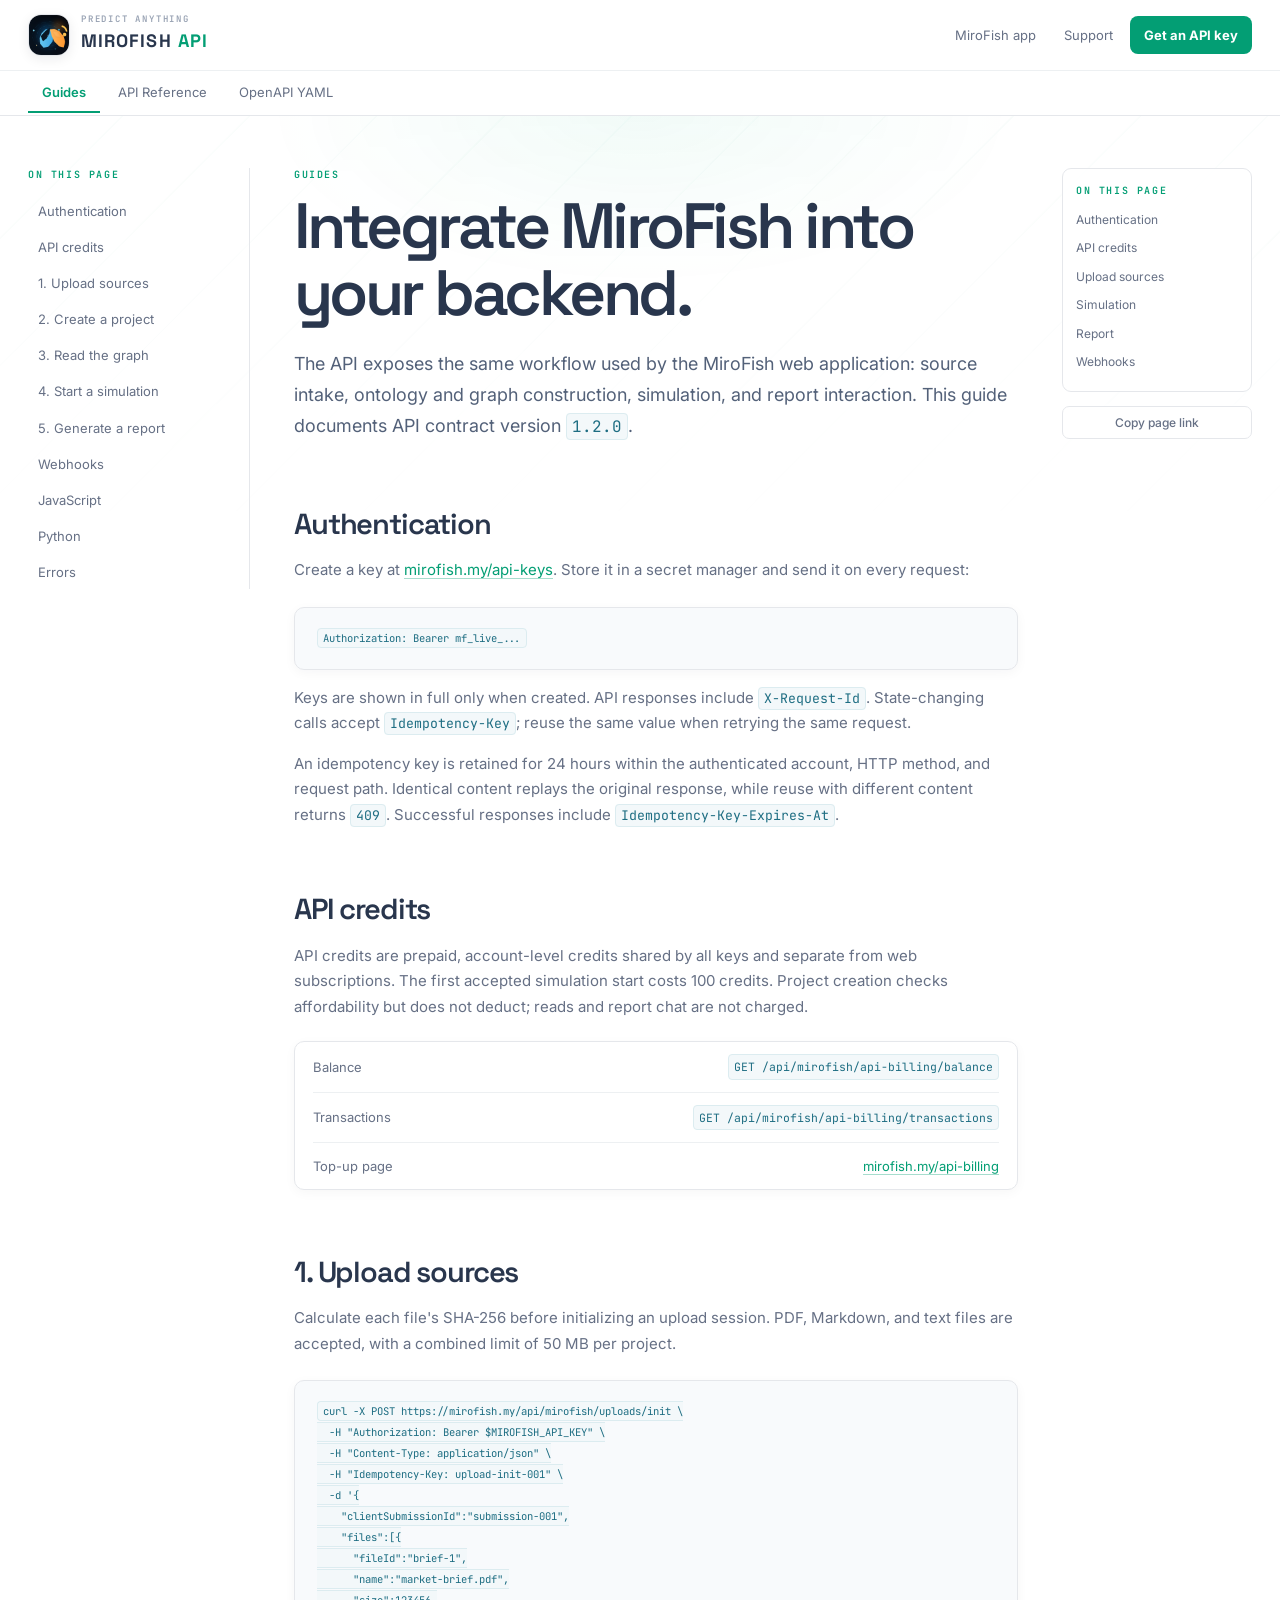
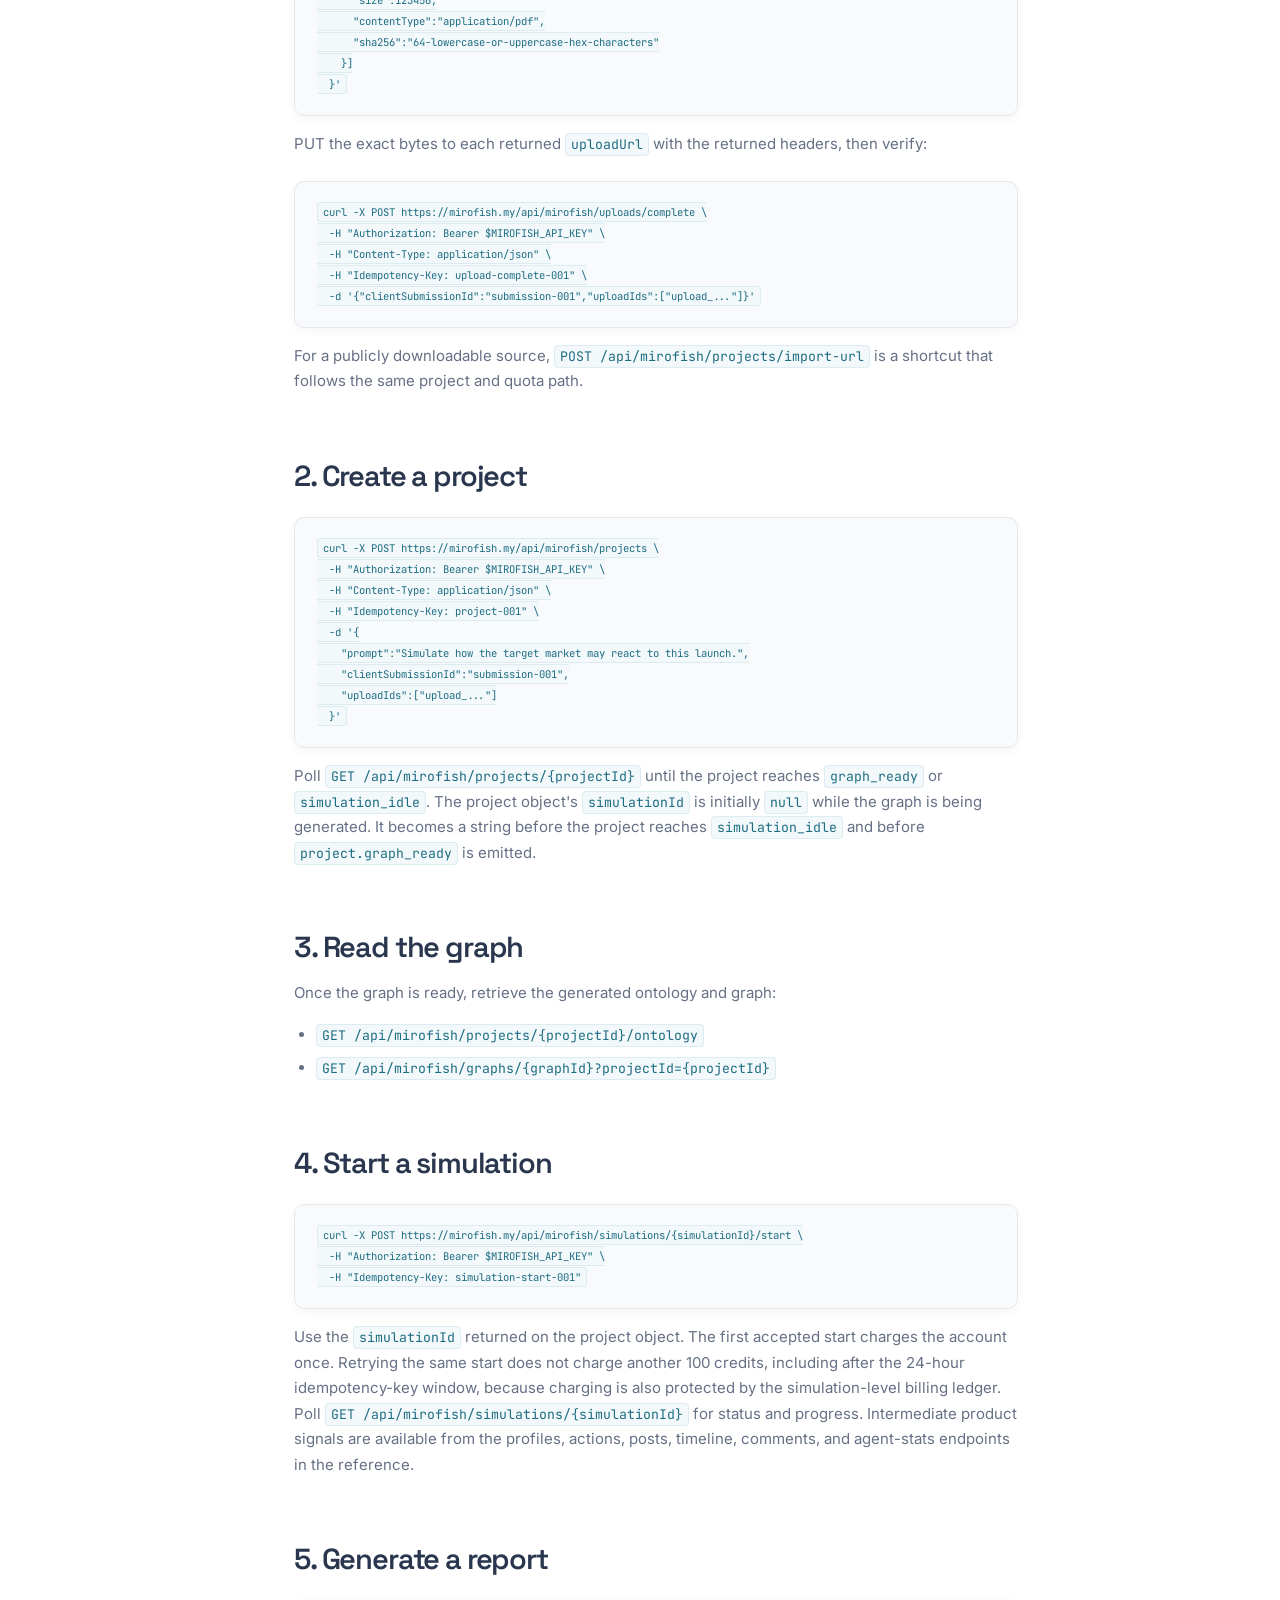
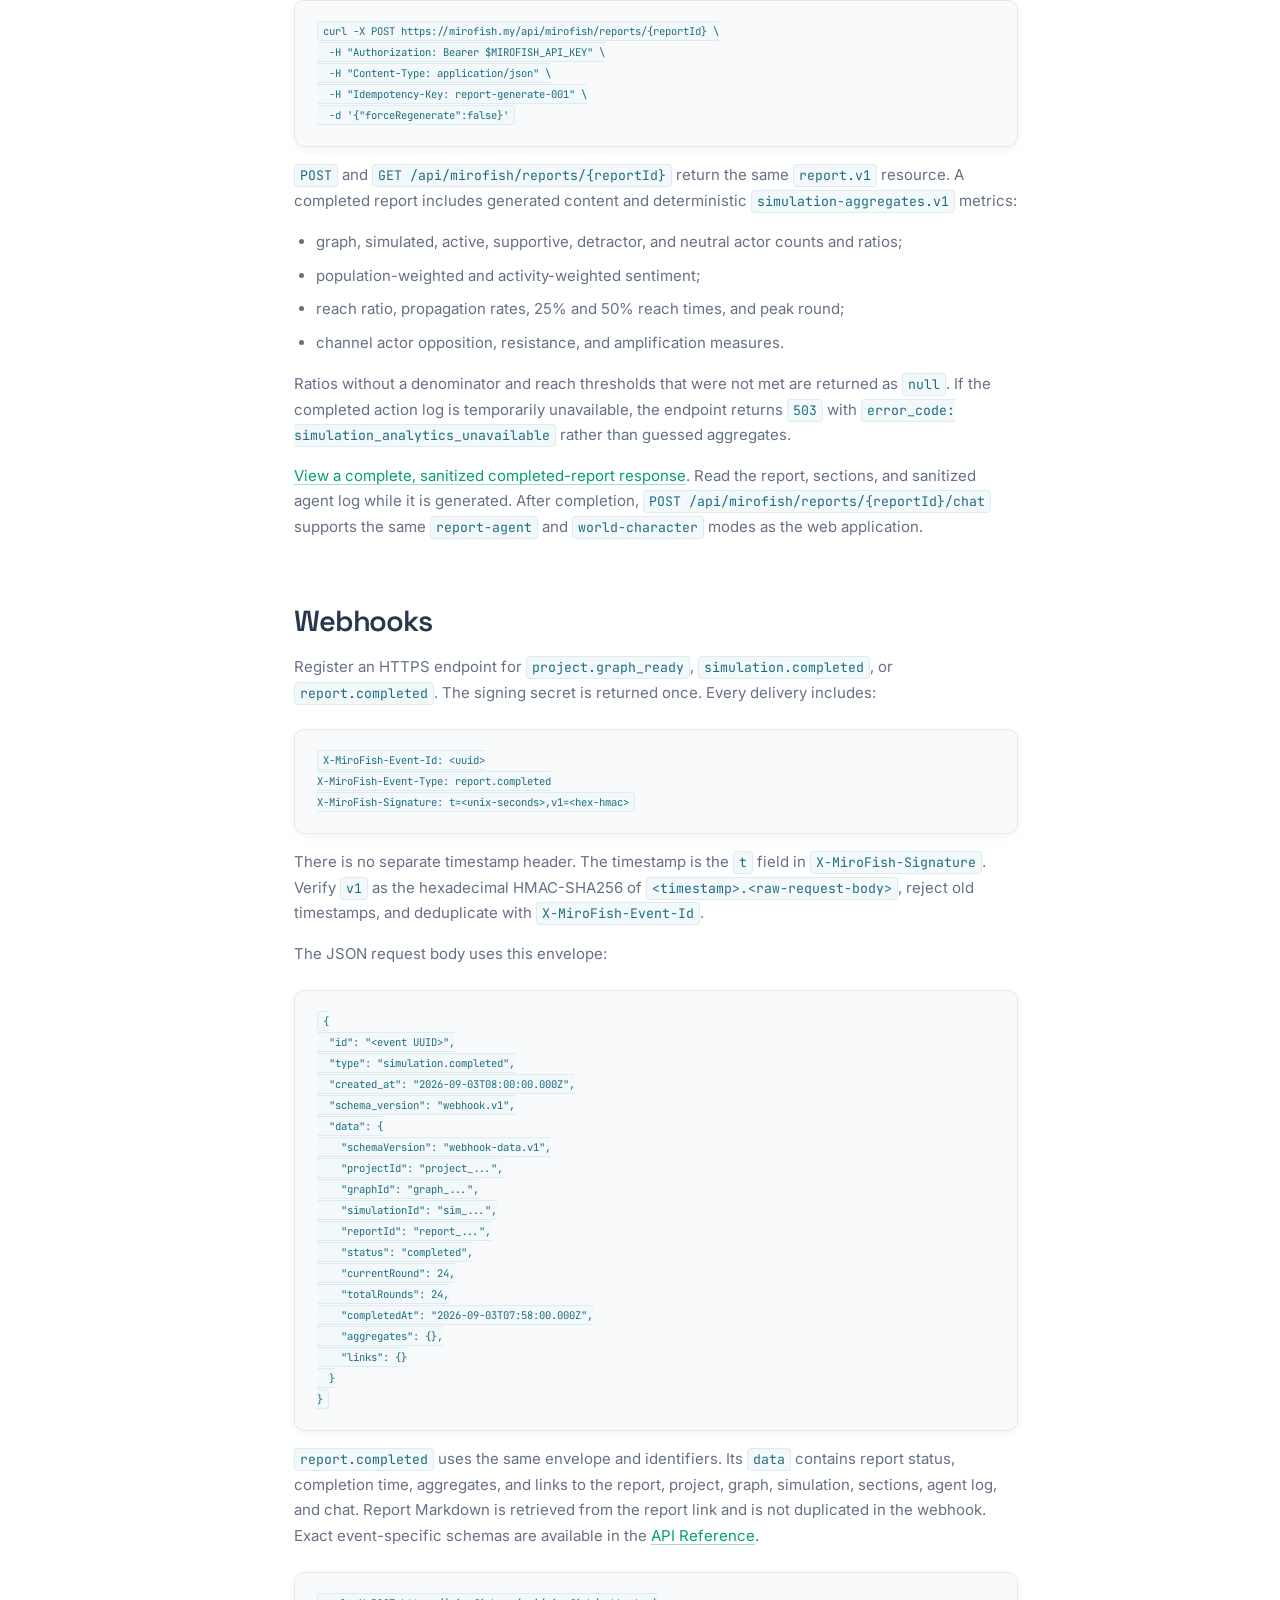
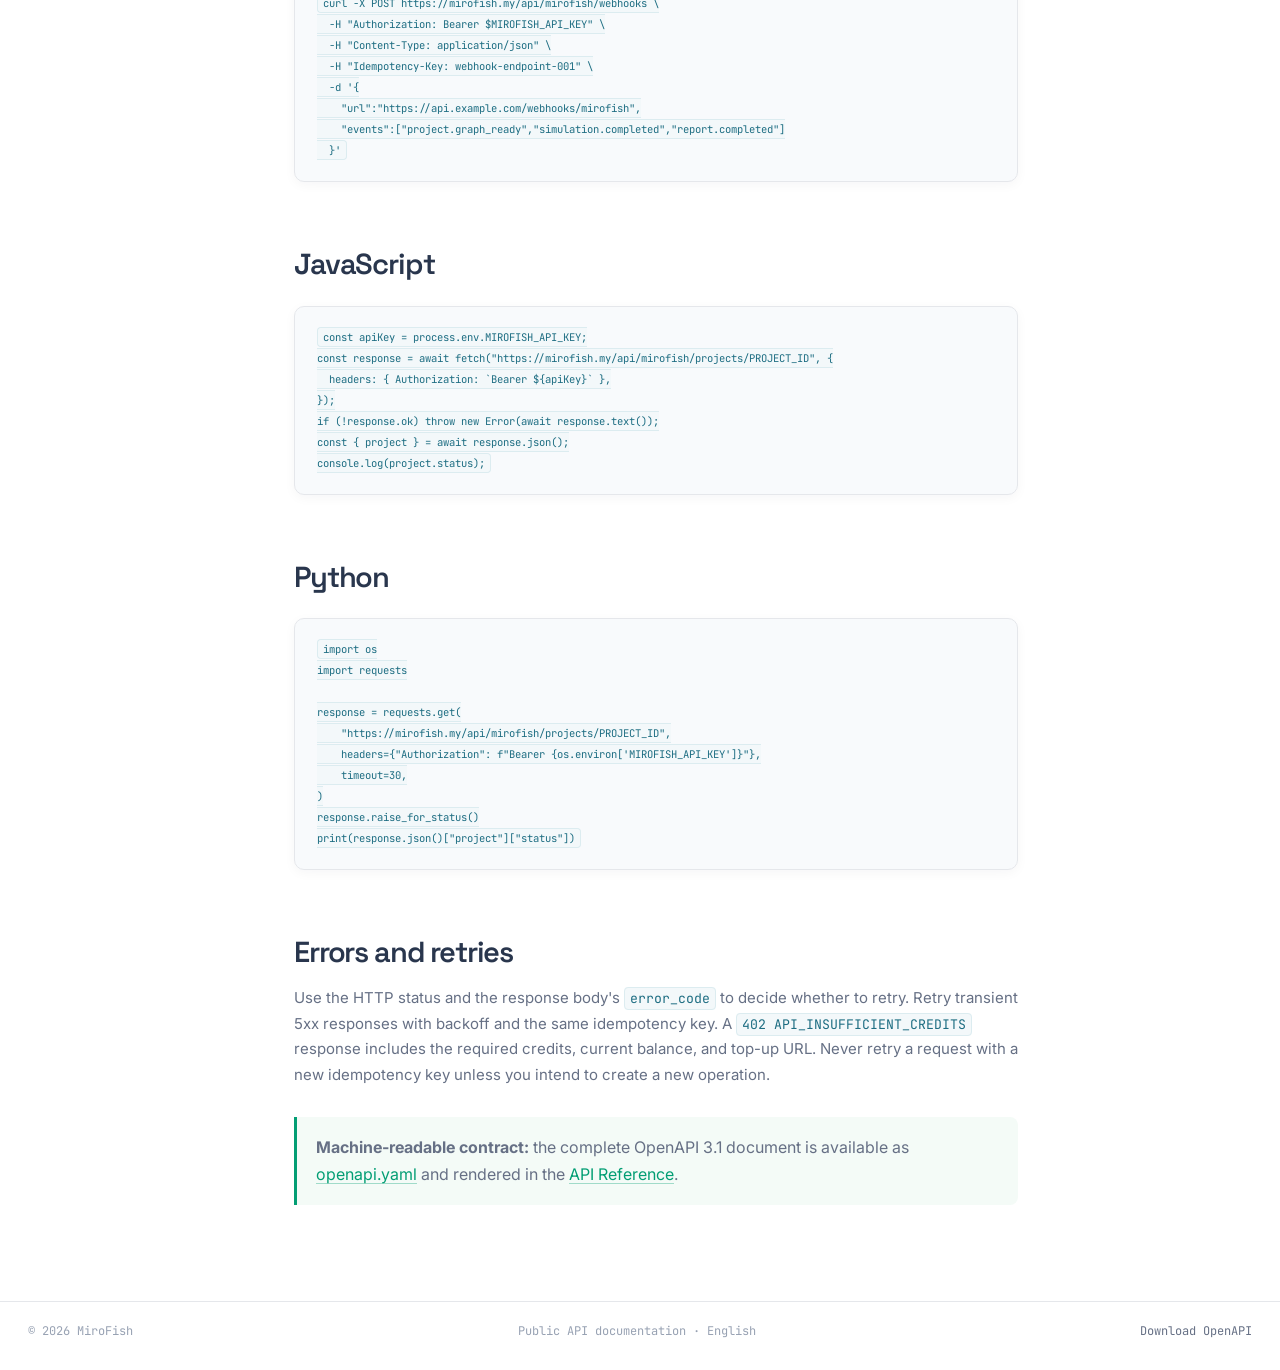
<file: index.html>
<!doctype html>
<html lang="en">
  <head>
    <meta charset="utf-8" /><meta name="viewport" content="width=device-width, initial-scale=1" />
    <meta name="description" content="MiroFish API quickstart and integration guide." />
    <link rel="canonical" href="https://gateszhangc.github.io/mirofish-api-docs/" />
    <link rel="stylesheet" href="styles.css" /><title>MiroFish API Guides</title>
  </head>
  <body>
    <header class="site-header">
      <div class="site-header-primary">
        <a class="brand" href="index.html" aria-label="MiroFish API documentation home"><span class="brand-mark"><img src="assets/orbital-swarm-mark.png" alt="MiroFish" width="44" height="44" /></span><span class="brand-copy"><span class="brand-eyebrow">Predict Anything</span><span class="brand-name">MIROFISH <em>API</em></span></span></a>
        <div class="header-actions"><a class="header-link" href="https://mirofish.my">MiroFish app</a><a class="header-link" href="mailto:support@mirofish.my">Support</a><a class="header-cta" href="https://mirofish.my/api-keys">Get an API key</a><button class="menu-toggle" type="button" aria-expanded="false" aria-controls="site-nav">Menu</button></div>
      </div>
      <nav id="site-nav" class="site-nav" aria-label="Primary navigation"><div class="site-nav-inner"><a class="active" href="index.html">Guides</a><a href="reference.html">API Reference</a><a href="openapi.yaml">OpenAPI YAML</a></div></nav>
    </header>
    <main class="shell docs-layout">
      <aside class="docs-toc" aria-label="On this page"><div class="toc-title">On this page</div><a href="#authentication">Authentication</a><a href="#credits">API credits</a><a href="#upload">1. Upload sources</a><a href="#project">2. Create a project</a><a href="#graph">3. Read the graph</a><a href="#simulation">4. Start a simulation</a><a href="#report">5. Generate a report</a><a href="#webhooks">Webhooks</a><a href="#javascript">JavaScript</a><a href="#python">Python</a><a href="#errors">Errors</a></aside>
      <article class="docs-content">
        <div class="section-kicker">Guides</div><h1>Integrate MiroFish into your backend.</h1>
        <p class="lede">The API exposes the same workflow used by the MiroFish web application: source intake, ontology and graph construction, simulation, and report interaction. This guide documents API contract version <code>1.2.0</code>.</p>

        <h2 id="authentication">Authentication</h2>
        <p>Create a key at <a href="https://mirofish.my/api-keys">mirofish.my/api-keys</a>. Store it in a secret manager and send it on every request:</p>
        <pre><code>Authorization: Bearer mf_live_...</code></pre>
        <p>Keys are shown in full only when created. API responses include <code>X-Request-Id</code>. State-changing calls accept <code>Idempotency-Key</code>; reuse the same value when retrying the same request.</p>
        <p>An idempotency key is retained for 24 hours within the authenticated account, HTTP method, and request path. Identical content replays the original response, while reuse with different content returns <code>409</code>. Successful responses include <code>Idempotency-Key-Expires-At</code>.</p>

        <h2 id="credits">API credits</h2>
        <p>API credits are prepaid, account-level credits shared by all keys and separate from web subscriptions. The first accepted simulation start costs 100 credits. Project creation checks affordability but does not deduct; reads and report chat are not charged.</p>
        <div class="info-table"><div><span>Balance</span><code>GET /api/mirofish/api-billing/balance</code></div><div><span>Transactions</span><code>GET /api/mirofish/api-billing/transactions</code></div><div><span>Top-up page</span><a href="https://mirofish.my/api-billing">mirofish.my/api-billing</a></div></div>

        <h2 id="upload">1. Upload sources</h2>
        <p>Calculate each file's SHA-256 before initializing an upload session. PDF, Markdown, and text files are accepted, with a combined limit of 50 MB per project.</p>
        <pre><code>curl -X POST https://mirofish.my/api/mirofish/uploads/init \
  -H "Authorization: Bearer $MIROFISH_API_KEY" \
  -H "Content-Type: application/json" \
  -H "Idempotency-Key: upload-init-001" \
  -d '{
    "clientSubmissionId":"submission-001",
    "files":[{
      "fileId":"brief-1",
      "name":"market-brief.pdf",
      "size":123456,
      "contentType":"application/pdf",
      "sha256":"64-lowercase-or-uppercase-hex-characters"
    }]
  }'</code></pre>
        <p>PUT the exact bytes to each returned <code>uploadUrl</code> with the returned headers, then verify:</p>
        <pre><code>curl -X POST https://mirofish.my/api/mirofish/uploads/complete \
  -H "Authorization: Bearer $MIROFISH_API_KEY" \
  -H "Content-Type: application/json" \
  -H "Idempotency-Key: upload-complete-001" \
  -d '{"clientSubmissionId":"submission-001","uploadIds":["upload_..."]}'</code></pre>
        <p>For a publicly downloadable source, <code>POST /api/mirofish/projects/import-url</code> is a shortcut that follows the same project and quota path.</p>

        <h2 id="project">2. Create a project</h2>
        <pre><code>curl -X POST https://mirofish.my/api/mirofish/projects \
  -H "Authorization: Bearer $MIROFISH_API_KEY" \
  -H "Content-Type: application/json" \
  -H "Idempotency-Key: project-001" \
  -d '{
    "prompt":"Simulate how the target market may react to this launch.",
    "clientSubmissionId":"submission-001",
    "uploadIds":["upload_..."]
  }'</code></pre>
        <p>Poll <code>GET /api/mirofish/projects/{projectId}</code> until the project reaches <code>graph_ready</code> or <code>simulation_idle</code>. The project object's <code>simulationId</code> is initially <code>null</code> while the graph is being generated. It becomes a string before the project reaches <code>simulation_idle</code> and before <code>project.graph_ready</code> is emitted.</p>

        <h2 id="graph">3. Read the graph</h2>
        <p>Once the graph is ready, retrieve the generated ontology and graph:</p>
        <ul><li><code>GET /api/mirofish/projects/{projectId}/ontology</code></li><li><code>GET /api/mirofish/graphs/{graphId}?projectId={projectId}</code></li></ul>

        <h2 id="simulation">4. Start a simulation</h2>
        <pre><code>curl -X POST https://mirofish.my/api/mirofish/simulations/{simulationId}/start \
  -H "Authorization: Bearer $MIROFISH_API_KEY" \
  -H "Idempotency-Key: simulation-start-001"</code></pre>
        <p>Use the <code>simulationId</code> returned on the project object. The first accepted start charges the account once. Retrying the same start does not charge another 100 credits, including after the 24-hour idempotency-key window, because charging is also protected by the simulation-level billing ledger. Poll <code>GET /api/mirofish/simulations/{simulationId}</code> for status and progress. Intermediate product signals are available from the profiles, actions, posts, timeline, comments, and agent-stats endpoints in the reference.</p>

        <h2 id="report">5. Generate a report</h2>
        <pre><code>curl -X POST https://mirofish.my/api/mirofish/reports/{reportId} \
  -H "Authorization: Bearer $MIROFISH_API_KEY" \
  -H "Content-Type: application/json" \
  -H "Idempotency-Key: report-generate-001" \
  -d '{"forceRegenerate":false}'</code></pre>
        <p><code>POST</code> and <code>GET /api/mirofish/reports/{reportId}</code> return the same <code>report.v1</code> resource. A completed report includes generated content and deterministic <code>simulation-aggregates.v1</code> metrics:</p>
        <ul>
          <li>graph, simulated, active, supportive, detractor, and neutral actor counts and ratios;</li>
          <li>population-weighted and activity-weighted sentiment;</li>
          <li>reach ratio, propagation rates, 25% and 50% reach times, and peak round;</li>
          <li>channel actor opposition, resistance, and amplification measures.</li>
        </ul>
        <p>Ratios without a denominator and reach thresholds that were not met are returned as <code>null</code>. If the completed action log is temporarily unavailable, the endpoint returns <code>503</code> with <code>error_code: simulation_analytics_unavailable</code> rather than guessed aggregates.</p>
        <p><a href="examples/mirofish-report-completed.json">View a complete, sanitized completed-report response</a>. Read the report, sections, and sanitized agent log while it is generated. After completion, <code>POST /api/mirofish/reports/{reportId}/chat</code> supports the same <code>report-agent</code> and <code>world-character</code> modes as the web application.</p>

        <h2 id="webhooks">Webhooks</h2>
        <p>Register an HTTPS endpoint for <code>project.graph_ready</code>, <code>simulation.completed</code>, or <code>report.completed</code>. The signing secret is returned once. Every delivery includes:</p>
        <pre><code>X-MiroFish-Event-Id: &lt;uuid&gt;
X-MiroFish-Event-Type: report.completed
X-MiroFish-Signature: t=&lt;unix-seconds&gt;,v1=&lt;hex-hmac&gt;</code></pre>
        <p>There is no separate timestamp header. The timestamp is the <code>t</code> field in <code>X-MiroFish-Signature</code>. Verify <code>v1</code> as the hexadecimal HMAC-SHA256 of <code>&lt;timestamp&gt;.&lt;raw-request-body&gt;</code>, reject old timestamps, and deduplicate with <code>X-MiroFish-Event-Id</code>.</p>
        <p>The JSON request body uses this envelope:</p>
        <pre><code>{
  "id": "&lt;event UUID&gt;",
  "type": "simulation.completed",
  "created_at": "2026-09-03T08:00:00.000Z",
  "schema_version": "webhook.v1",
  "data": {
    "schemaVersion": "webhook-data.v1",
    "projectId": "project_...",
    "graphId": "graph_...",
    "simulationId": "sim_...",
    "reportId": "report_...",
    "status": "completed",
    "currentRound": 24,
    "totalRounds": 24,
    "completedAt": "2026-09-03T07:58:00.000Z",
    "aggregates": {},
    "links": {}
  }
}</code></pre>
        <p><code>report.completed</code> uses the same envelope and identifiers. Its <code>data</code> contains report status, completion time, aggregates, and links to the report, project, graph, simulation, sections, agent log, and chat. Report Markdown is retrieved from the report link and is not duplicated in the webhook. Exact event-specific schemas are available in the <a href="reference.html">API Reference</a>.</p>
        <pre><code>curl -X POST https://mirofish.my/api/mirofish/webhooks \
  -H "Authorization: Bearer $MIROFISH_API_KEY" \
  -H "Content-Type: application/json" \
  -H "Idempotency-Key: webhook-endpoint-001" \
  -d '{
    "url":"https://api.example.com/webhooks/mirofish",
    "events":["project.graph_ready","simulation.completed","report.completed"]
  }'</code></pre>

        <h2 id="javascript">JavaScript</h2>
        <pre><code>const apiKey = process.env.MIROFISH_API_KEY;
const response = await fetch("https://mirofish.my/api/mirofish/projects/PROJECT_ID", {
  headers: { Authorization: `Bearer ${apiKey}` },
});
if (!response.ok) throw new Error(await response.text());
const { project } = await response.json();
console.log(project.status);</code></pre>

        <h2 id="python">Python</h2>
        <pre><code>import os
import requests

response = requests.get(
    "https://mirofish.my/api/mirofish/projects/PROJECT_ID",
    headers={"Authorization": f"Bearer {os.environ['MIROFISH_API_KEY']}"},
    timeout=30,
)
response.raise_for_status()
print(response.json()["project"]["status"])</code></pre>

        <h2 id="errors">Errors and retries</h2>
        <p>Use the HTTP status and the response body's <code>error_code</code> to decide whether to retry. Retry transient 5xx responses with backoff and the same idempotency key. A <code>402 API_INSUFFICIENT_CREDITS</code> response includes the required credits, current balance, and top-up URL. Never retry a request with a new idempotency key unless you intend to create a new operation.</p>
        <div class="docs-callout"><strong>Machine-readable contract:</strong> the complete OpenAPI 3.1 document is available as <a href="openapi.yaml">openapi.yaml</a> and rendered in the <a href="reference.html">API Reference</a>.</div>
      </article>
      <aside class="docs-tools" aria-label="Page tools">
        <div class="tools-card"><div class="toc-title">On this page</div><a href="#authentication">Authentication</a><a href="#credits">API credits</a><a href="#upload">Upload sources</a><a href="#simulation">Simulation</a><a href="#report">Report</a><a href="#webhooks">Webhooks</a></div>
        <button class="copy-page" id="copy-page" type="button">Copy page link</button>
      </aside>
    </main>
    <footer class="site-footer shell"><span>© <span data-year>2026</span> MiroFish</span><span>Public API documentation · English</span><a href="openapi.yaml">Download OpenAPI</a></footer>
    <script src="script.js"></script>
  </body>
</html>
</file>
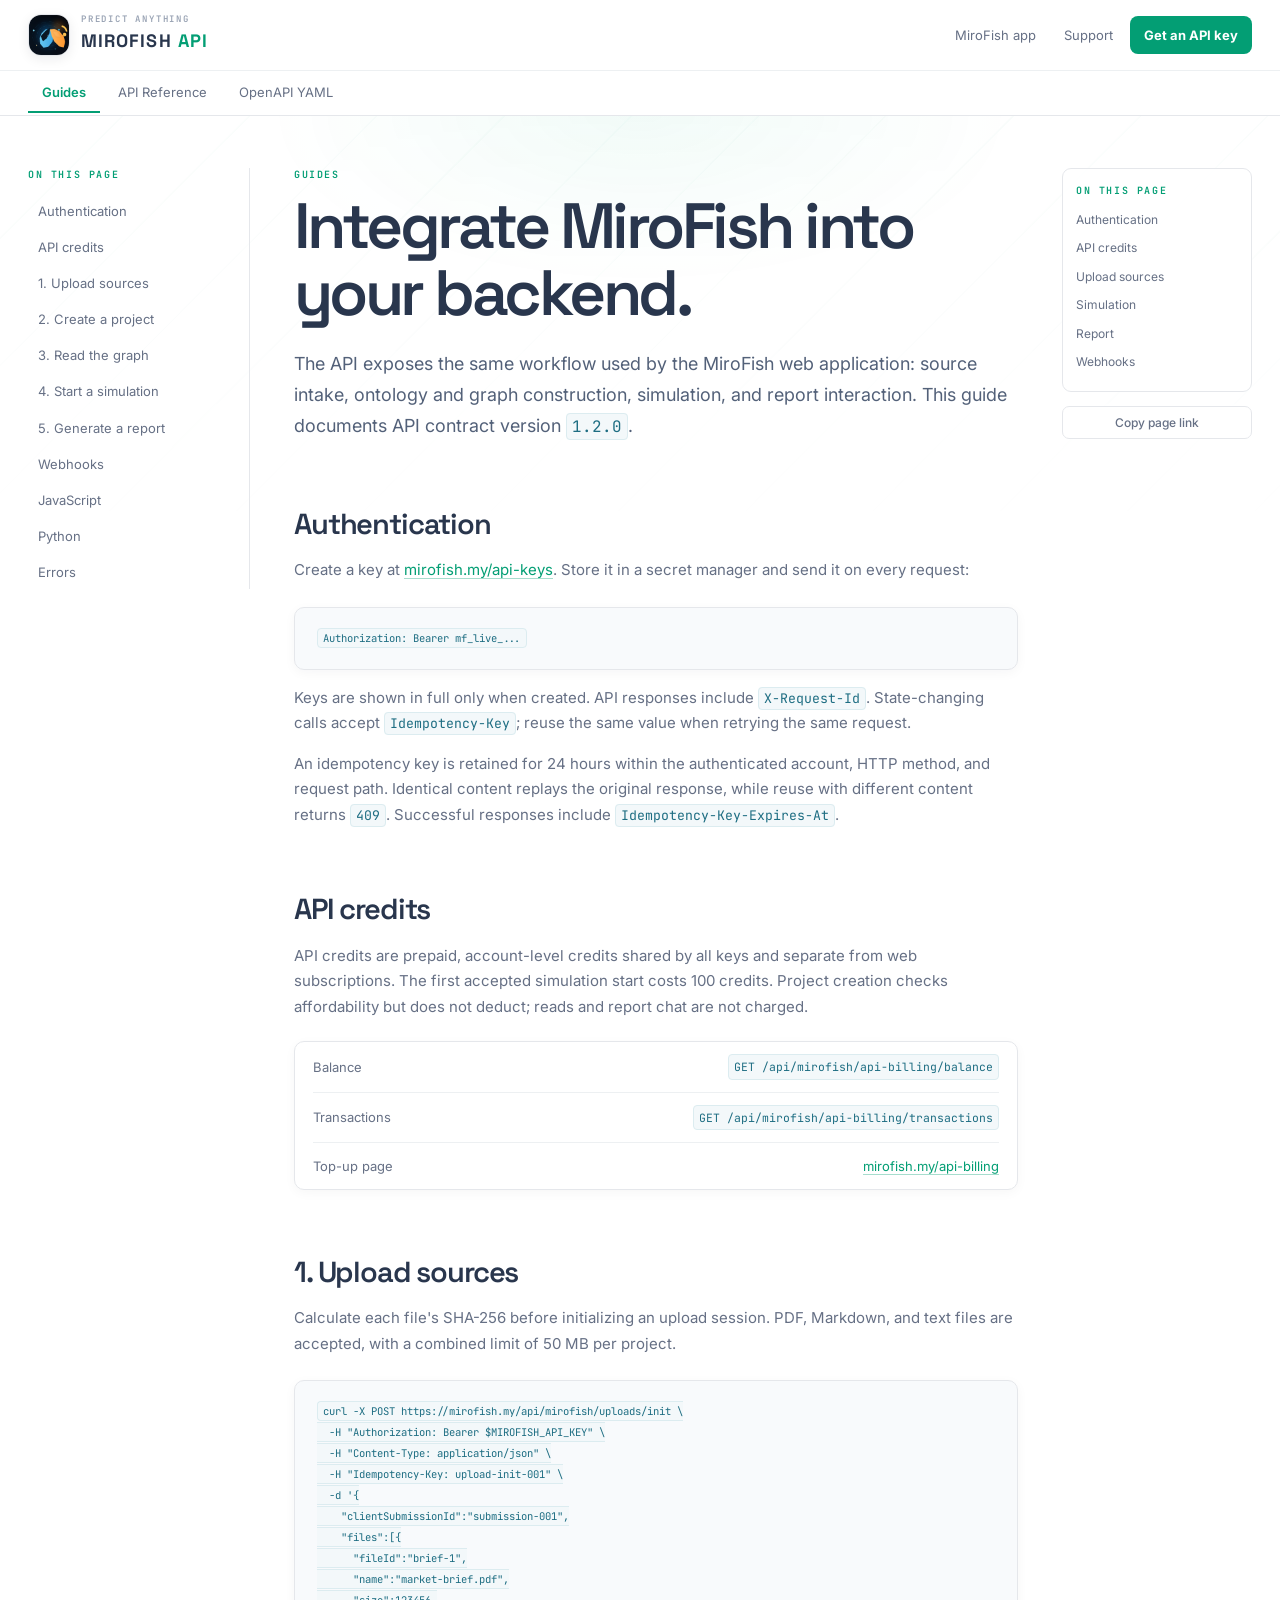
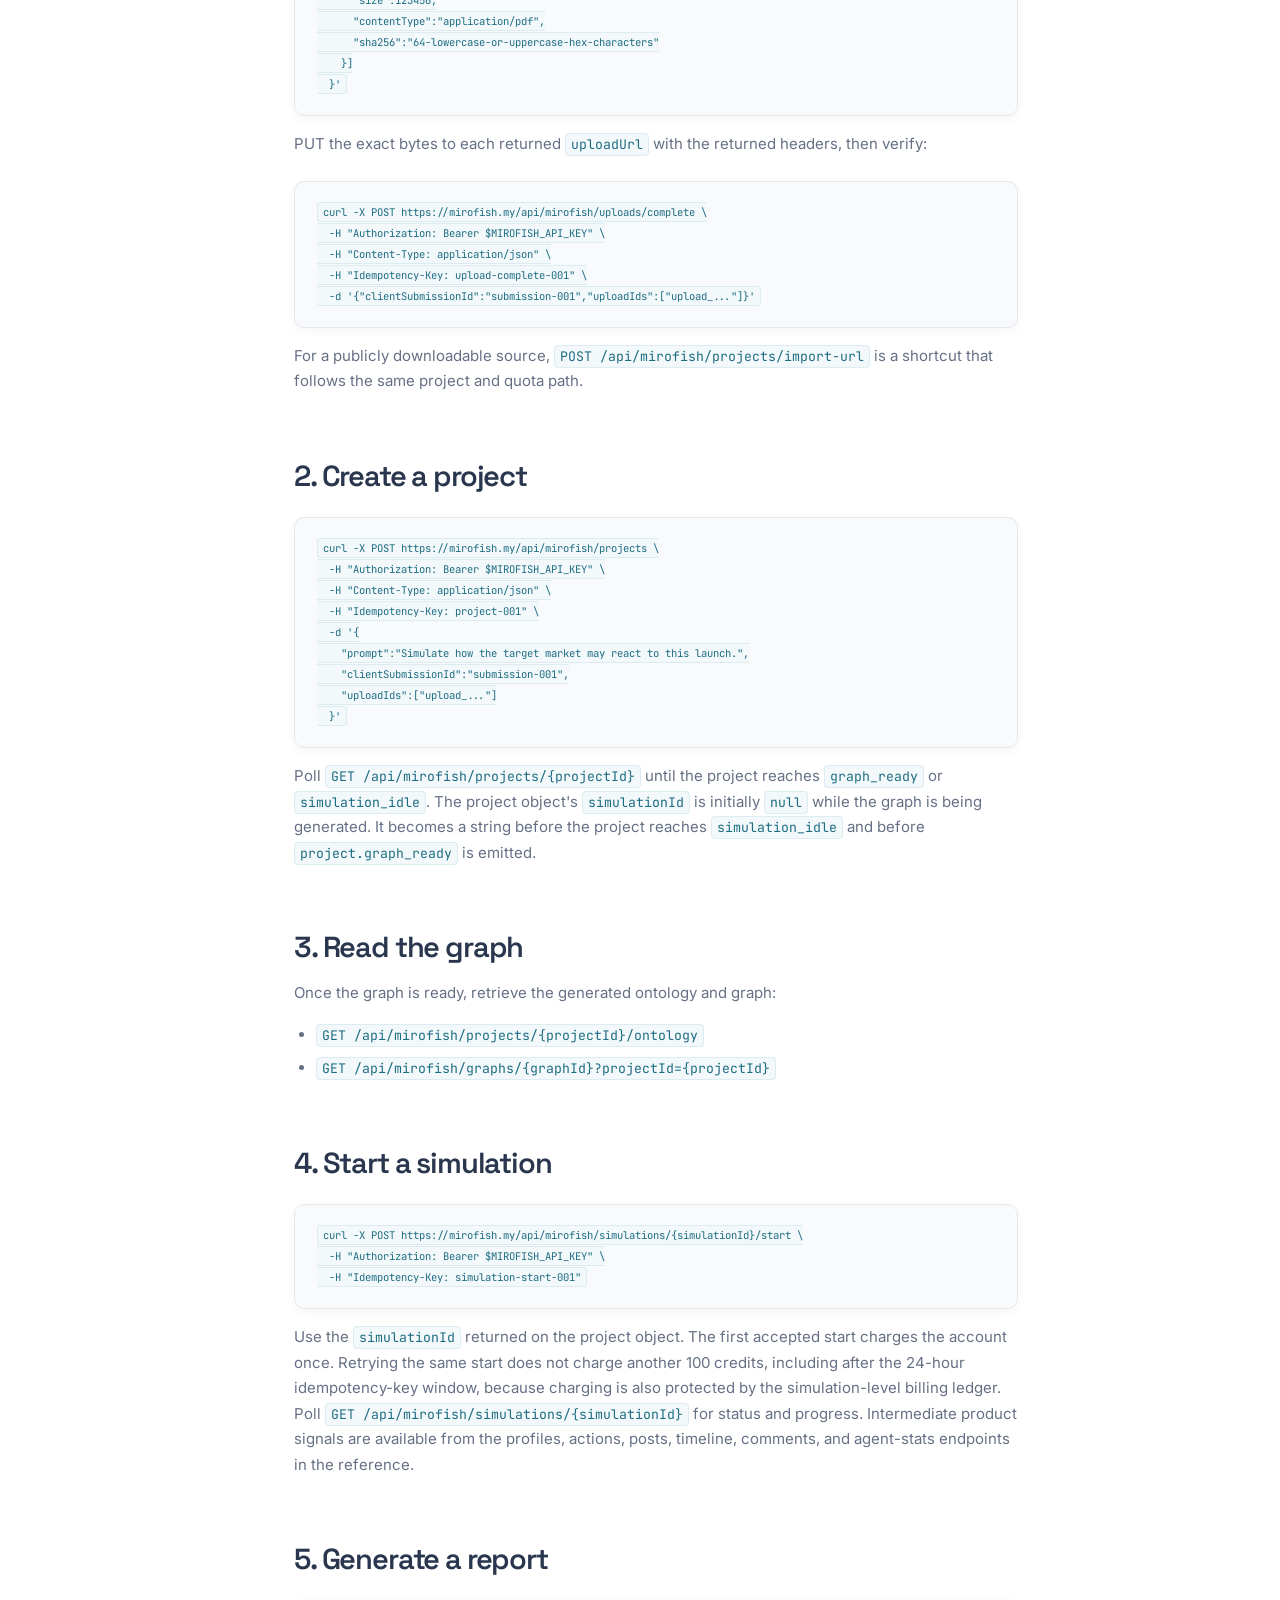
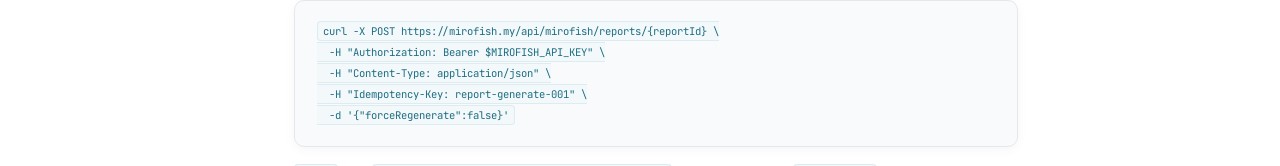
<file: api-guide.html>
<!doctype html>
<html lang="en">
  <head>
    <meta charset="utf-8" />
    <meta name="viewport" content="width=device-width, initial-scale=1" />
    <meta http-equiv="refresh" content="0; url=index.html" />
    <link rel="canonical" href="https://gateszhangc.github.io/mirofish-api-docs/" />
    <title>MiroFish API Guides</title>
  </head>
  <body>
    <p>Redirecting to the <a href="index.html">MiroFish API Guides</a>…</p>
  </body>
</html>
</file>
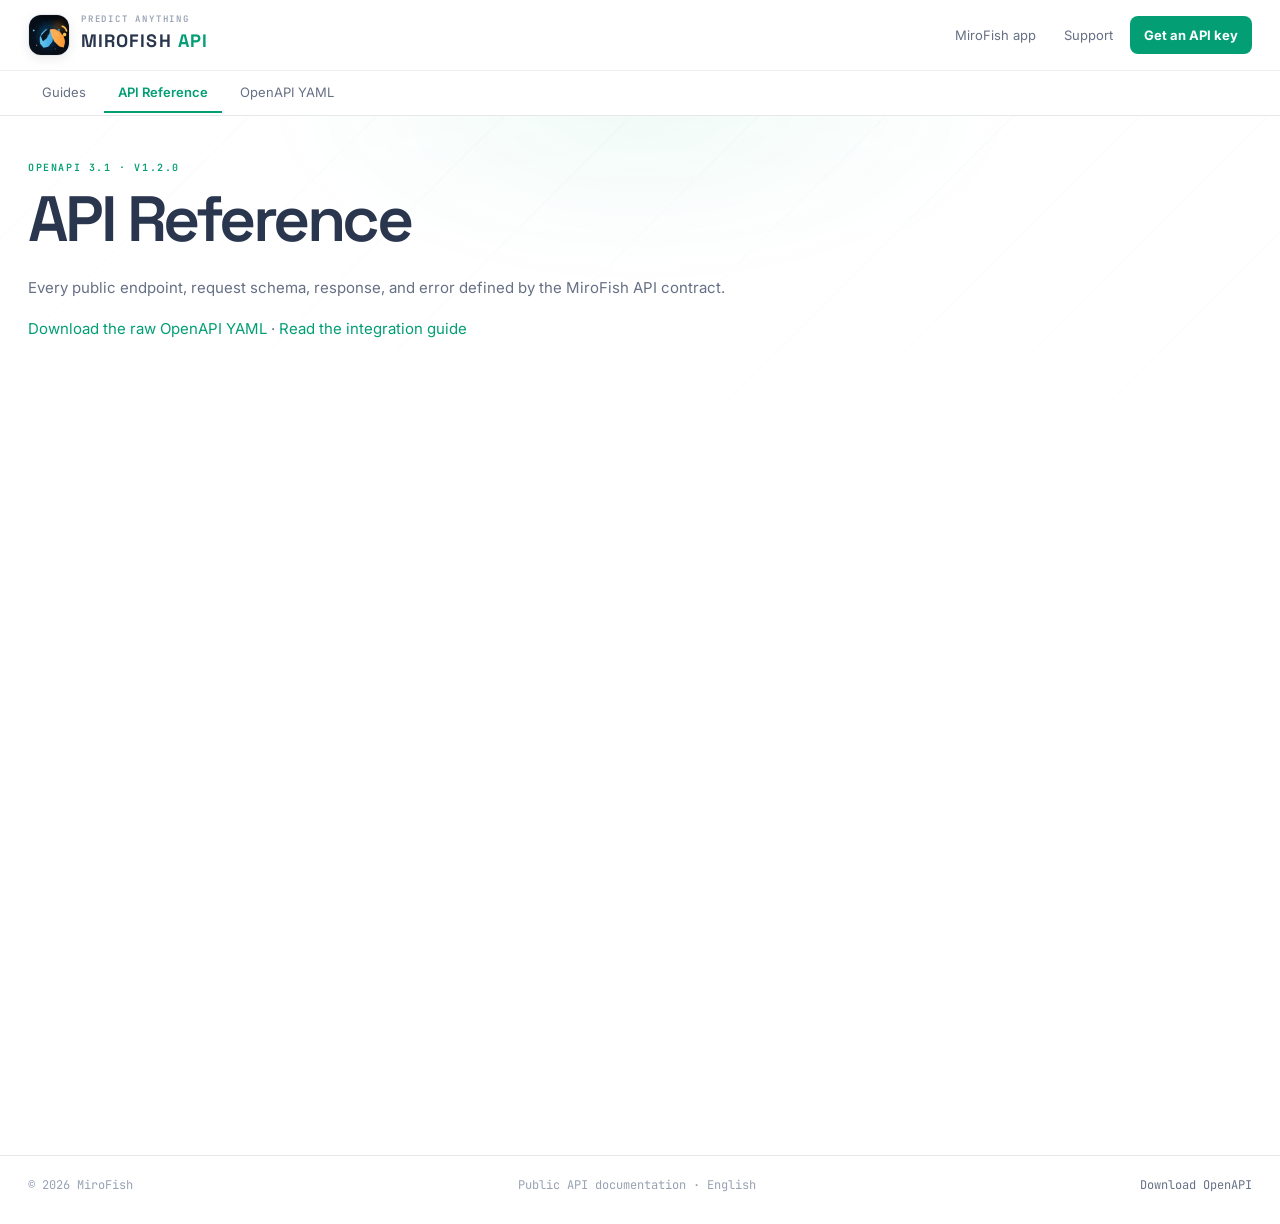
<file: reference.html>
<!doctype html>
<html lang="en">
  <head>
    <meta charset="utf-8" /><meta name="viewport" content="width=device-width, initial-scale=1" />
    <meta name="description" content="Interactive static API reference for the MiroFish OpenAPI contract." />
    <link rel="canonical" href="https://gateszhangc.github.io/mirofish-api-docs/reference.html" />
    <link rel="stylesheet" href="styles.css" /><title>MiroFish API Reference</title>
    <style>#redoc-container { min-height: 75vh; }</style>
  </head>
  <body>
    <header class="site-header">
      <div class="site-header-primary">
        <a class="brand" href="index.html" aria-label="MiroFish API documentation home"><span class="brand-mark"><img src="assets/orbital-swarm-mark.png" alt="MiroFish" width="44" height="44" /></span><span class="brand-copy"><span class="brand-eyebrow">Predict Anything</span><span class="brand-name">MIROFISH <em>API</em></span></span></a>
        <div class="header-actions"><a class="header-link" href="https://mirofish.my">MiroFish app</a><a class="header-link" href="mailto:support@mirofish.my">Support</a><a class="header-cta" href="https://mirofish.my/api-keys">Get an API key</a><button class="menu-toggle" type="button" aria-expanded="false" aria-controls="site-nav">Menu</button></div>
      </div>
      <nav id="site-nav" class="site-nav" aria-label="Primary navigation"><div class="site-nav-inner"><a href="index.html">Guides</a><a class="active" href="reference.html">API Reference</a><a href="openapi.yaml">OpenAPI YAML</a></div></nav>
    </header>
    <main class="reference-shell"><div class="reference-intro"><div class="section-kicker">OpenAPI 3.1 · v1.2.0</div><h1>API Reference</h1><p>Every public endpoint, request schema, response, and error defined by the MiroFish API contract.</p><p><a href="openapi.yaml">Download the raw OpenAPI YAML</a> · <a href="index.html">Read the integration guide</a></p></div><div id="redoc-container"></div></main>
    <footer class="site-footer shell"><span>© <span data-year>2026</span> MiroFish</span><span>Public API documentation · English</span><a href="openapi.yaml">Download OpenAPI</a></footer>
    <script src="script.js"></script><script src="https://cdn.redoc.ly/redoc/latest/bundles/redoc.standalone.js"></script><script>Redoc.init('openapi.yaml',{scrollYOffset:116,hideDownloadButton:false,theme:{colors:{primary:{main:'#039e74'},success:{main:'#039e74'},error:{main:'#d92d20'},warning:{main:'#d9822b'},info:{main:'#1685c4'},text:{primary:'#344054',secondary:'#667085'},http:{get:'#1685c4',post:'#d9822b',put:'#039e74',patch:'#7f56d9',delete:'#d92d20'}},sidebar:{backgroundColor:'#ffffff',textColor:'#475467',activeTextColor:'#039e74',activeBgColor:'#e6f4ed'},rightPanel:{backgroundColor:'#f8fafc',textColor:'#344054'},codeBlock:{backgroundColor:'#f8fafc'},typography:{fontFamily:'Inter, -apple-system, BlinkMacSystemFont, Segoe UI, sans-serif',code:{fontFamily:'JetBrains Mono, ui-monospace, SFMono-Regular, monospace'}}}},document.getElementById('redoc-container'));</script>
  </body>
</html>
</file>
<file: styles.css>
@import url('https://fonts.googleapis.com/css2?family=Inter:wght@400;500;600;700&family=JetBrains+Mono:wght@400;500;600&family=Space+Grotesk:wght@400;500;600;700&display=swap');

:root {
  --page: #ffffff;
  --surface: #f8fafc;
  --surface-green: #f4fbf7;
  --surface-active: #e6f4ed;
  --border: #e5e7eb;
  --border-soft: #edf0f2;
  --text: #344054;
  --text-strong: #29364d;
  --muted: #667085;
  --quiet: #98a2b3;
  --green: #039e74;
  --green-dark: #027a5a;
  --sky: #1685c4;
  --orange: #d9822b;
  --code: #f8fafc;
  --max: 1320px;
  color-scheme: light;
  font-family: 'Inter', -apple-system, BlinkMacSystemFont, 'Segoe UI', sans-serif;
}

* { box-sizing: border-box; }
html { scroll-behavior: smooth; overflow-x: hidden; }
body {
  min-width: 320px;
  margin: 0;
  overflow-x: hidden;
  background: var(--page);
  color: var(--text);
  line-height: 1.7;
}
body::before {
  content: '';
  position: fixed;
  inset: 112px 0 auto;
  height: 520px;
  z-index: -1;
  pointer-events: none;
  opacity: .62;
  background:
    radial-gradient(520px 250px at 50% 0%, rgba(16,185,129,.095), transparent 74%),
    repeating-linear-gradient(135deg, transparent 0 88px, rgba(3,158,116,.035) 89px 90px);
  mask-image: linear-gradient(to bottom, #000, transparent 92%);
}

a { color: var(--green); text-decoration: none; }
a:hover { color: var(--green-dark); text-decoration: underline; }
a:focus-visible, button:focus-visible { outline: 2px solid var(--sky); outline-offset: 3px; }
code, pre { font-family: 'JetBrains Mono', ui-monospace, SFMono-Regular, monospace; }
code { padding: 2px 5px; border: 1px solid #dcecf0; border-radius: 4px; background: #f3f8fa; color: #1d6d82; font-size: .88em; }
img { max-width: 100%; }
.shell { width: min(100%, var(--max)); margin: 0 auto; padding-left: 28px; padding-right: 28px; }

.site-header { position: sticky; top: 0; z-index: 10; border-bottom: 1px solid var(--border); background: rgba(255,255,255,.96); backdrop-filter: blur(14px); }
.site-header-primary { width: min(100%, var(--max)); min-height: 70px; margin: 0 auto; padding: 11px 28px; display: flex; align-items: center; gap: 24px; }
.brand { display: flex; align-items: center; gap: 11px; color: var(--text-strong); min-width: max-content; }
.brand:hover { color: var(--text-strong); text-decoration: none; }
.brand-mark { width: 42px; height: 42px; display: grid; place-items: center; overflow: hidden; border: 1px solid var(--border); border-radius: 13px; background: #fff; box-shadow: 0 3px 12px rgba(16,24,40,.08); }
.brand-mark img { width: 100%; height: 100%; object-fit: cover; }
.brand-copy { display: grid; gap: 1px; }
.brand-eyebrow { color: var(--quiet); font: 600 9px/1.25 'JetBrains Mono', monospace; letter-spacing: .2em; text-transform: uppercase; }
.brand-name { color: var(--text-strong); font-family: 'Space Grotesk', sans-serif; font-size: 18px; font-weight: 700; letter-spacing: .06em; }
.brand-name em { color: var(--green); font-style: normal; }
.header-actions { display: flex; align-items: center; gap: 6px; margin-left: auto; }
.header-link { padding: 8px 11px; color: var(--muted); font-size: 13px; }
.header-link:hover { color: var(--text-strong); text-decoration: none; }
.header-cta { padding: 8px 14px; border-radius: 8px; background: var(--green); color: #fff; font-size: 13px; font-weight: 700; }
.header-cta:hover { background: var(--green-dark); color: #fff; text-decoration: none; }
.site-nav { border-top: 1px solid var(--border-soft); }
.site-nav-inner { width: min(100%, var(--max)); margin: 0 auto; padding: 0 28px; display: flex; align-items: center; gap: 4px; min-height: 44px; }
.site-nav a { padding: 8px 14px; color: var(--muted); border-bottom: 2px solid transparent; font-size: 13px; }
.site-nav a:hover { color: var(--text-strong); text-decoration: none; }
.site-nav a.active { color: var(--green); border-bottom-color: var(--green); font-weight: 600; }
.menu-toggle { display: none; margin-left: auto; padding: 8px 11px; border: 1px solid var(--border); border-radius: 7px; background: var(--surface); color: var(--text); font: 500 12px 'JetBrains Mono', monospace; }

.docs-layout { display: grid; grid-template-columns: 222px minmax(0, 780px) 190px; gap: 44px; padding-top: 52px; padding-bottom: 96px; }
.docs-toc { position: sticky; top: 132px; align-self: start; display: flex; flex-direction: column; gap: 2px; padding-right: 22px; border-right: 1px solid var(--border); }
.toc-title, .section-kicker { color: var(--green); font: 600 10px/1.3 'JetBrains Mono', monospace; letter-spacing: .16em; text-transform: uppercase; }
.toc-title { margin-bottom: 11px; }
.docs-toc a { padding: 6px 10px; border-radius: 6px; color: var(--muted); font-size: 13px; transition: color .16s ease, background .16s ease; }
.docs-toc a:hover { color: var(--green-dark); background: var(--surface-active); text-decoration: none; }
.docs-content { min-width: 0; }
.docs-content h1, .reference-intro h1 { max-width: 850px; margin: 12px 0 22px; color: var(--text-strong); font-family: 'Space Grotesk', sans-serif; font-size: clamp(40px, 5vw, 64px); line-height: 1.05; letter-spacing: -.055em; font-weight: 600; }
.docs-content h2 { margin: 58px 0 16px; padding-top: 7px; color: var(--text-strong); font-family: 'Space Grotesk', sans-serif; font-size: 29px; line-height: 1.18; letter-spacing: -.04em; font-weight: 600; }
.docs-content p, .docs-content li { color: var(--muted); font-size: 15px; }
.docs-content p.lede { max-width: 730px; margin-top: 0; color: #536179; font-size: 18px; line-height: 1.72; }
.docs-content a { text-decoration: underline; text-decoration-color: rgba(3,158,116,.35); text-underline-offset: 3px; }
.docs-content ul { padding-left: 22px; }
.docs-content li { margin: 8px 0; }
pre { max-width: 100%; overflow: auto; margin: 24px 0 0; padding: 20px 22px; border: 1px solid var(--border); border-radius: 10px; background: var(--code); color: #344054; box-shadow: 0 3px 12px rgba(16,24,40,.04); font-size: 12px; line-height: 1.75; }
.docs-callout { margin-top: 30px; padding: 17px 19px; border-left: 3px solid var(--green); border-radius: 0 8px 8px 0; background: var(--surface-green); color: var(--muted); }
.info-table { margin-top: 22px; padding: 0 18px; border: 1px solid var(--border); border-radius: 10px; background: #fff; box-shadow: 0 3px 12px rgba(16,24,40,.035); }
.info-table > div { display: flex; justify-content: space-between; gap: 20px; align-items: center; padding: 12px 0; border-top: 1px solid var(--border-soft); color: var(--muted); font-size: 13px; }
.info-table > div:first-child { border-top: 0; }
.info-table code { white-space: nowrap; }
.docs-tools { position: sticky; top: 132px; align-self: start; display: flex; flex-direction: column; gap: 14px; }
.tools-card { padding: 15px 13px; border: 1px solid var(--border); border-radius: 9px; background: rgba(255,255,255,.8); }
.tools-card .toc-title { margin: 0 0 9px; }
.tools-card a { display: block; padding: 4px 0; color: var(--muted); font-size: 12px; }
.tools-card a:hover { color: var(--green); text-decoration: none; }
.copy-page { width: 100%; padding: 8px 10px; border: 1px solid var(--border); border-radius: 7px; background: #fff; color: var(--muted); font: 500 12px 'Inter', sans-serif; cursor: pointer; }
.copy-page:hover { border-color: #b8e5d5; color: var(--green); background: var(--surface-active); }

.reference-shell { width: min(100%, 1440px); margin: 0 auto; padding: 45px 28px 96px; }
.reference-intro { max-width: 790px; padding-bottom: 28px; }
.reference-intro p { color: var(--muted); font-size: 15px; }
#redoc-container { min-height: 72vh; padding: 17px 0; color: var(--text); }
#redoc-container h1, #redoc-container h2, #redoc-container h3, #redoc-container h4 { color: var(--text-strong); letter-spacing: -.03em; }

.site-footer { display: flex; justify-content: space-between; gap: 20px; flex-wrap: wrap; padding-top: 20px; padding-bottom: 30px; border-top: 1px solid var(--border); color: var(--quiet); font: 400 12px/1.5 'JetBrains Mono', monospace; }
.site-footer a { color: var(--muted); }
.error-page { min-height: 70vh; padding-top: 140px; }
.error-page h1 { max-width: 650px; margin: 12px 0 18px; color: var(--text-strong); font-family: 'Space Grotesk', sans-serif; font-size: clamp(42px, 7vw, 72px); line-height: 1; letter-spacing: -.06em; }
.error-page p { color: var(--muted); margin-bottom: 26px; }
.button { display: inline-flex; align-items: center; gap: 9px; padding: 10px 16px; border-radius: 8px; border: 1px solid var(--border); font-weight: 700; }
.button.primary { color: #fff; background: var(--green); border-color: var(--green); }
.button.primary:hover { color: #fff; background: var(--green-dark); text-decoration: none; }

@media (max-width: 1120px) {
  .docs-layout { grid-template-columns: 205px minmax(0, 1fr); gap: 34px; }
  .docs-tools { display: none; }
}
@media (max-width: 820px) {
  .site-header-primary { padding-left: 20px; padding-right: 20px; }
  .site-nav-inner { padding-left: 20px; padding-right: 20px; overflow-x: auto; }
  .header-actions .header-link { display: none; }
  .menu-toggle { display: block; }
  .site-nav { display: none; }
  .site-nav.open { display: block; }
  .site-nav-inner { display: grid; grid-template-columns: 1fr; padding-top: 8px; padding-bottom: 12px; }
  .site-nav a { border-bottom: 0; padding: 9px 10px; }
  .site-nav a.active { background: var(--surface-active); }
  .shell { padding-left: 20px; padding-right: 20px; }
  .docs-layout { grid-template-columns: 1fr; gap: 28px; padding-top: 38px; }
  .docs-toc { position: static; display: grid; grid-template-columns: repeat(2, minmax(0, 1fr)); gap: 3px 12px; padding: 0 0 20px; border-right: 0; border-bottom: 1px solid var(--border); }
  .toc-title { grid-column: 1 / -1; }
  .reference-shell { padding-left: 20px; padding-right: 20px; }
}
@media (max-width: 520px) {
  .brand-eyebrow { display: none; }
  .brand-name { font-size: 16px; }
  .brand-mark { width: 39px; height: 39px; border-radius: 12px; }
  .docs-content h1, .reference-intro h1 { font-size: 44px; }
  .docs-content h2 { font-size: 27px; }
  .docs-content p.lede { font-size: 17px; }
  .info-table > div { display: block; }
  .info-table code { display: block; margin-top: 4px; white-space: normal; }
  pre { padding: 17px; font-size: 12px; }
  pre code { white-space: pre-wrap; overflow-wrap: anywhere; word-break: break-word; }
  .site-footer { display: grid; gap: 7px; }
}
@media (prefers-reduced-motion: reduce) {
  *, *::before, *::after { scroll-behavior: auto !important; transition-duration: .01ms !important; animation-duration: .01ms !important; }
}
</file>
